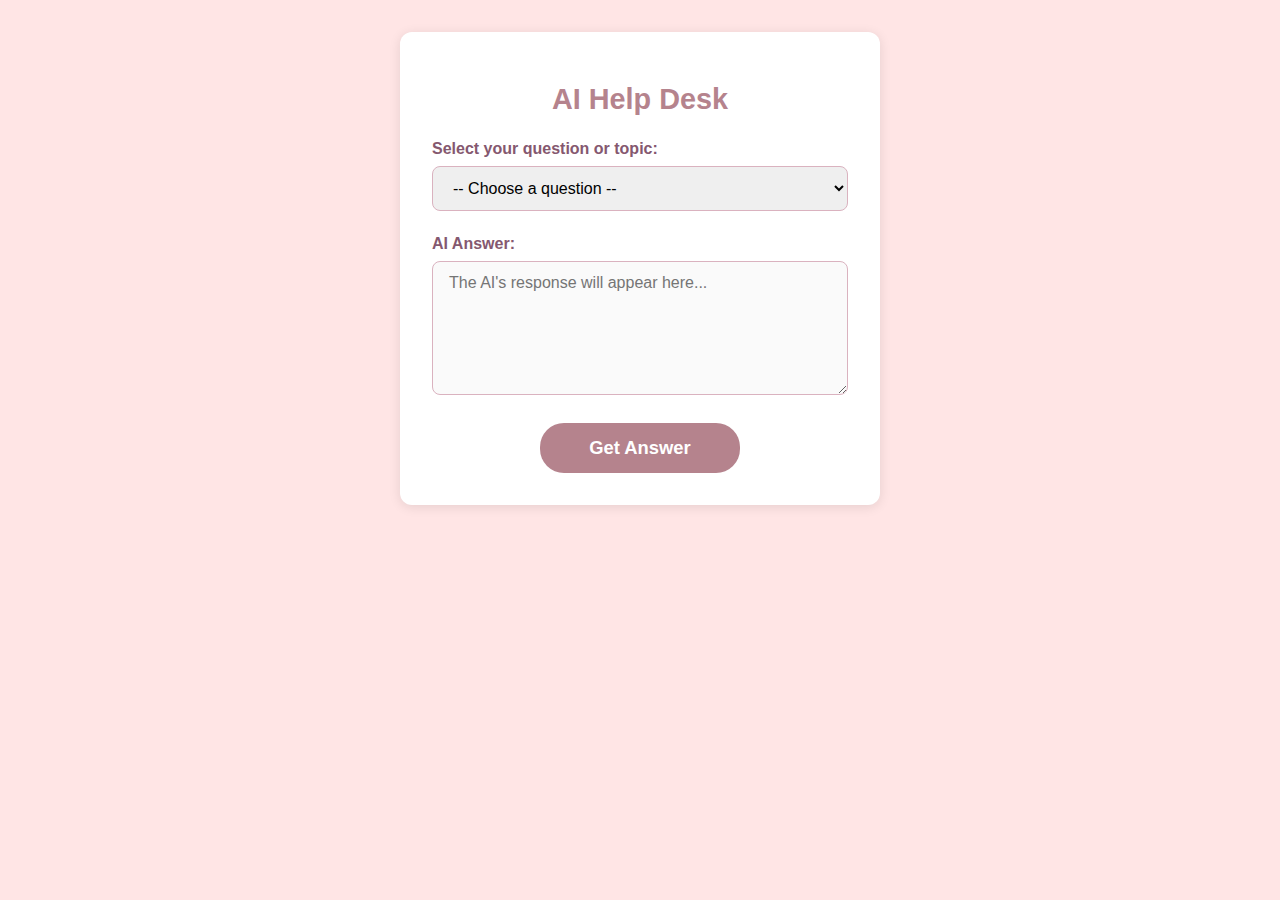
<file: aihelpdesk.html>
<!DOCTYPE html>
<html lang="en">
<head>
    <meta charset="UTF-8" />
    <meta name="viewport" content="width=device-width, initial-scale=1" />
    <title>AI Help Desk</title>
    <style>
        :root {
            --color-primary: #b5838d;
            --color-primary-dark: #85586f;
            --color-background: #ffe5e5;
            --color-border: #dab2bf;
            --font-family: 'Segoe UI', Arial, sans-serif;
        }
        * {
            box-sizing: border-box;
        }
        body {
            margin: 0;
            font-family: var(--font-family);
            background-color: var(--color-background);
            color: var(--color-primary-dark);
            display: flex;
            justify-content: center;
            align-items: flex-start;
            min-height: 100vh;
            padding: 2rem;
        }
        main {
            width: 100%;
            max-width: 480px;
            background: #fff;
            padding: 2rem;
            border-radius: 12px;
            box-shadow: 0 2px 12px rgb(0 0 0 / 0.1);
        }
        h1 {
            color: var(--color-primary);
            text-align: center;
            margin-bottom: 1.5rem;
            font-weight: 700;
            font-size: 1.8rem;
        }
        label {
            display: block;
            font-weight: 600;
            margin-bottom: 0.5rem;
            color: var(--color-primary-dark);
            font-size: 1rem;
        }
        select,
        textarea {
            width: 100%;
            padding: 0.75em 1em;
            font-size: 1rem;
            font-family: inherit;
            border: 1.8px solid var(--color-border);
            border-radius: 8px;
            transition: border-color 0.3s;
            margin-bottom: 1.5rem;
            resize: vertical;
        }
        select:focus,
        textarea:focus {
            border-color: var(--color-primary);
            outline: none;
            box-shadow: 0 0 4px var(--color-primary);
        }
        textarea[readonly] {
            background-color: #fafafa;
            color: #333;
        }
        button {
            background-color: var(--color-primary);
            color: white;
            font-weight: 700;
            border: none;
            padding: 0.75em 1.2em;
            border-radius: 24px;
            font-size: 1.15rem;
            cursor: pointer;
            width: 100%;
            max-width: 200px;
            display: block;
            margin: 0 auto;
            transition: background-color 0.3s ease;
        }
        button:hover,
        button:focus {
            background-color: var(--color-primary-dark);
            outline: none;
        }
        .error-message {
            color: #d9534f;
            font-weight: 600;
            text-align: center;
            margin-bottom: 1rem;
            display: none;
        }
    </style>
</head>
<body>
    <main>
        <h1>AI Help Desk</h1>

        <form id="helpDeskForm" novalidate aria-live="polite">
            <label for="questionSelect">Select your question or topic:</label>
            <select id="questionSelect" required aria-describedby="errorMessage">
                <option value="" disabled selected>-- Choose a question --</option>
                <option value="online harassment">Online Harassment</option>
                <option value="rape threats">Rape Threats</option>
                <option value="online cybercrime">Online Cybercrime</option>
                <option value="mental health resources">Mental Health Resources</option>
                <option value="contact support">Contact Support</option>
                <option value="report suspicious activity">Report Suspicious Activity</option>
            </select>

            <div id="errorMessage" class="error-message" role="alert"></div>

            <label for="answerBox">AI Answer:</label>
            <textarea id="answerBox" readonly placeholder="The AI's response will appear here..." aria-live="polite" rows="6"></textarea>

            <button type="submit" aria-label="Get answer for selected question">Get Answer</button>
        </form>
    </main>

    <script>
        (() => {
            const form = document.getElementById('helpDeskForm');
            const select = document.getElementById('questionSelect');
            const answerBox = document.getElementById('answerBox');
            const errorMessage = document.getElementById('errorMessage');

            const aiAnswers = {
                "online harassment": "Online harassment is unwanted or aggressive behavior via the internet. It is important to report such incidents to the platform administrators and consider blocking the offenders to protect yourself.",
                "rape threats": "If you receive rape threats, immediately contact law enforcement authorities and seek support from trusted organizations specializing in victim support.",
                "online cybercrime": "Cybercrime includes fraud, hacking, and identity theft. Protect yourself by using strong passwords, enabling two-factor authentication, and promptly reporting suspicious activity to appropriate authorities.",
                "mental health resources": "Access mental health support through trusted hotlines, online counseling services, or local professional counseling centers. Remember, seeking help is a sign of strength.",
                "contact support": "For personalized assistance, you can contact our support team directly at support@kosullivan.com.",
                "report suspicious activity": "Report any suspicious activity to your local law enforcement authorities or through our Contact Support channel to ensure safety and timely intervention.",
            };

            // Clear error and answer on input change
            select.addEventListener('change', () => {
                errorMessage.textContent = '';
                errorMessage.style.display = 'none';
                answerBox.value = '';
            });

            form.addEventListener('submit', e => {
                e.preventDefault();
                const question = select.value;
                if (!question) {
                    errorMessage.textContent = 'Please select a valid question.';
                    errorMessage.style.display = 'block';
                    answerBox.value = '';
                    select.focus();
                    return;
                }

                errorMessage.textContent = '';
                errorMessage.style.display = 'none';

                answerBox.value = aiAnswers[question] || "Sorry, no answer is available for that selection.";
            });
        })();
    </script>
</body>
</html>
</file>
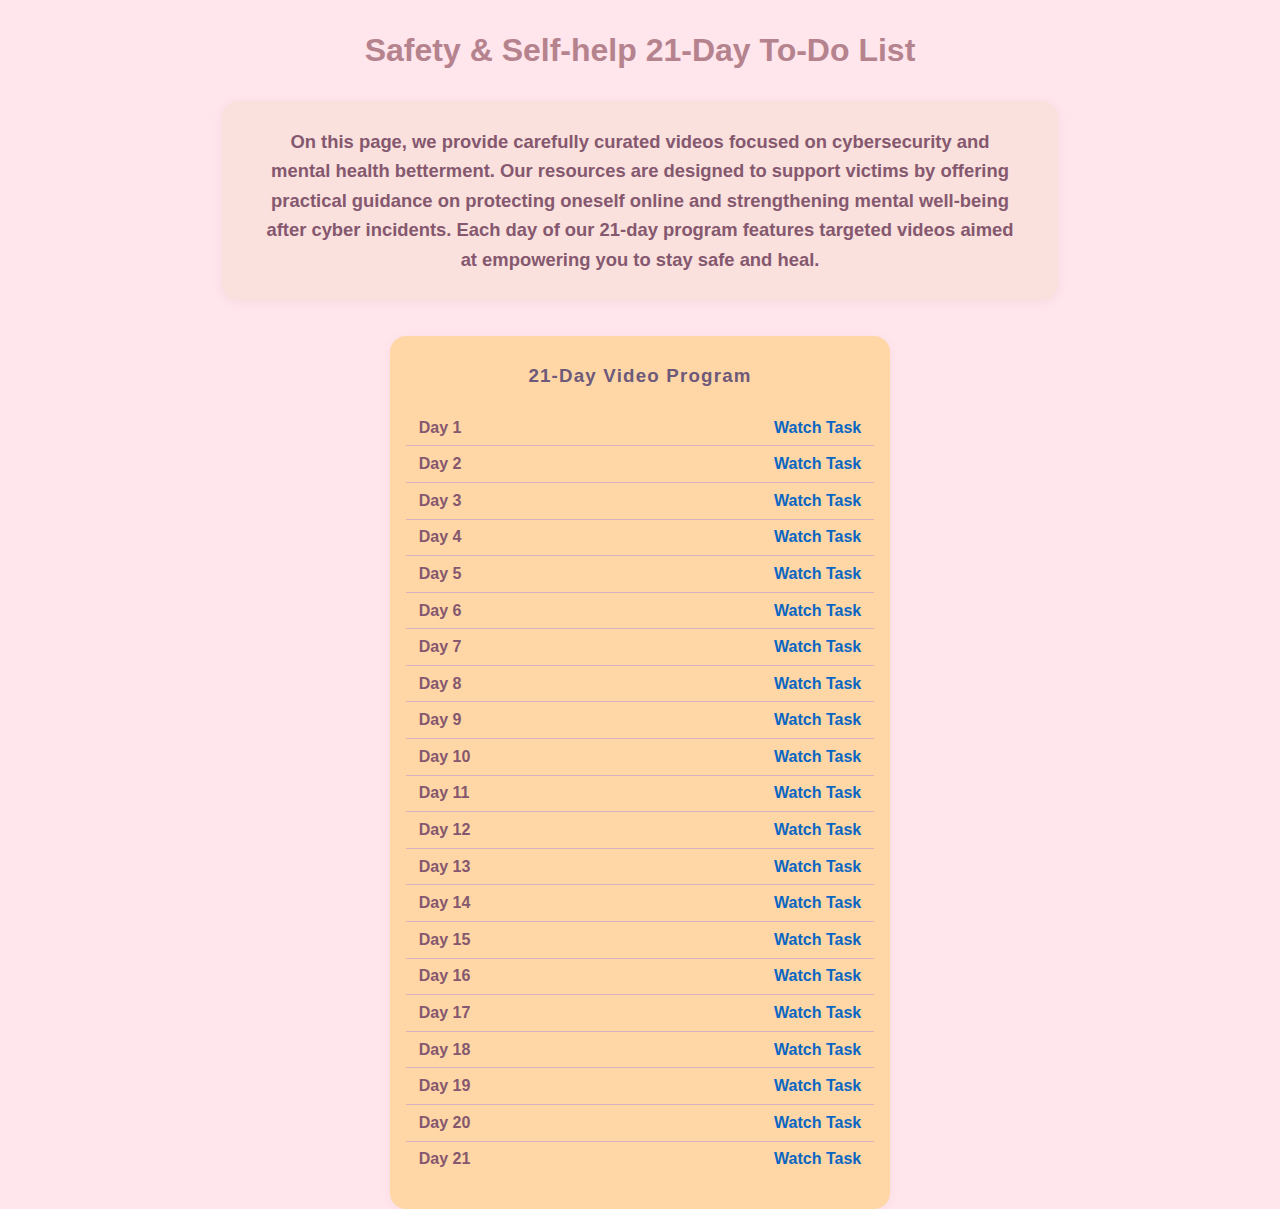
<file: safty.html>
<!DOCTYPE html>
<html lang="en">
<head>
  <meta charset="UTF-8" />
  <meta name="viewport" content="width=device-width, initial-scale=1" />
  <title>Safety & Self-help - 21 Day Tasks</title>
  <link rel="stylesheet" href="style.css" />
  <style>
    body {
      font-family: 'Segoe UI', Arial, sans-serif;
      background: #ffe5ec;
      color: #6d597a;
      padding: 2em;
      max-width: 900px;
      margin: auto;
    }
    h1, h2 {
      color: #b5838d;
      text-align: center;
      margin-bottom: 1em;
    }
      
    .intro-paragraph {
      background: #fae1dd;
      border-radius: 16px;
      padding: 1.4em 2em;
      margin-bottom: 2em;
      color: #85586f;
      font-size: 1.15em;
      line-height: 1.6;
      box-shadow: 0 2px 10px rgba(182, 131, 141, 0.10);
      text-align: center;
      font-weight: 600;
    }
    .calendars {
      display: flex;
      justify-content: center;
      gap: 2em;
    }
    .calendar {
      background: #ffd6a5;
      border-radius: 16px;
      box-shadow: 0 2px 10px rgba(182,131,141,0.08);
      padding: 1.8em 1em 2em;
      flex: 1 1 100%;
      max-width: 500px;
    }
    .calendar h3 {
      text-align: center;
      margin-bottom: 1.2em;
      font-weight: 700;
      letter-spacing: 1.2px;
    }
    .day-list {
      list-style: none;
      padding-left: 0;
      margin: 0;
    }
    .day-item {
      display: flex;
      justify-content: space-between;
      align-items: center;
      padding: 0.55em 0.8em;
      border-bottom: 1px solid #dab2bf;
      font-weight: 600;
      font-size: 1em;
    }
    .day-item:last-child {
      border-bottom: none;
    }
    .day-label {
      color: #85586f;
    }
    .yt-link {
      color: #0a66c2;
      text-decoration: none;
      font-weight: 700;
      transition: color 0.2s;
    }
    .yt-link:hover, .yt-link:focus {
      color: #1558a4;
      outline: none;
      text-decoration: underline;
    }
    @media(max-width: 640px) {
      .calendars {
        flex-direction: column;
        gap: 1.4em;
      }
      .calendar {
        flex: 1 1 100%;
        max-width: 100%;
      }
    }
  </style>
</head>
<body>
  <h1>Safety &amp; Self-help 21-Day To-Do List</h1>
  <p class="intro-paragraph">
    On this page, we provide carefully curated videos focused on cybersecurity and mental health
    betterment. Our resources are designed to support victims by offering practical guidance on
    protecting oneself online and strengthening mental well-being after cyber incidents. Each day
    of our 21-day program features targeted videos aimed at empowering you to stay safe and heal.
  </p>
  <div class="calendars">
    <section class="calendar" aria-labelledby="calendar1-title">
      <h3 id="calendar1-title">21-Day Video Program</h3>
      <ul class="day-list" role="list">
        <!-- JavaScript will insert days here -->
      </ul>
    </section>
  </div>

  <script>
    // Example YouTube links array - replace with your actual links
    const ytLinks = [
      "https://www.youtube.com/watch?v=k7y69lkuEAc",
      "https://www.youtube.com/watch?v=OZaLTqKt4kw",
      "https://www.youtube.com/watch?v=ydTtfMG8MMk",
      "https://www.youtube.com/watch?v=kg6PHg5nCXM",
      "https://www.youtube.com/watch?v=3wahS0l1cb8",
      "https://www.youtube.com/watch?v=3wahS0l1cb8",
      "https://www.youtube.com/watch?v=mY2VpqyYrL0",
      "https://www.youtube.com/watch?v=xNgMH3noo3M",
      "https://www.youtube.com/watch?v=TYVtFYiCiKw",
      "https://www.youtube.com/watch?v=rvQ-_QNuTKY",
      "https://www.youtube.com/watch?v=aBdP8N49NlA",
      "https://www.youtube.com/watch?v=Kpc31WJ6l2M",
      "https://www.youtube.com/watch?v=Y-M9G4jikng",
      "https://www.youtube.com/watch?v=M8CR4MuH_wQ",
      "https://www.youtube.com/watch?v=kg6PHg5nCXM",
      "https://www.youtube.com/watch?v=yB38-ozfDP0",
      "https://www.youtube.com/watch?v=OKed6UShRQE",
      "https://www.youtube.com/watch?v=OKed6UShRQE",
      "https://www.youtube.com/watch?v=aS1VW6h_NW0",
      // ... up to 21 links
    ];

    // Fill empty with placeholder links if fewer than 21
    while (ytLinks.length < 21) ytLinks.push("https://youtu.be/dQw4w9WgXcQ");

    const calendarContainer = document.querySelector('.calendar .day-list');

    function populateCalendar(container, links) {
      for(let i = 0; i < 21; i++){
        const li = document.createElement('li');
        li.className = 'day-item';

        const dayLabel = document.createElement('span');
        dayLabel.className = 'day-label';
        dayLabel.textContent = `Day ${i+1}`;

        const link = document.createElement('a');
        link.className = 'yt-link';
        link.href = links[i];
        link.target = '_blank';
        link.rel = 'noopener noreferrer';
        link.textContent = 'Watch Task';

        li.appendChild(dayLabel);
        li.appendChild(link);
        container.appendChild(li);
      }
    }

    populateCalendar(calendarContainer, ytLinks);
  </script>
</body>
</html>
</file>
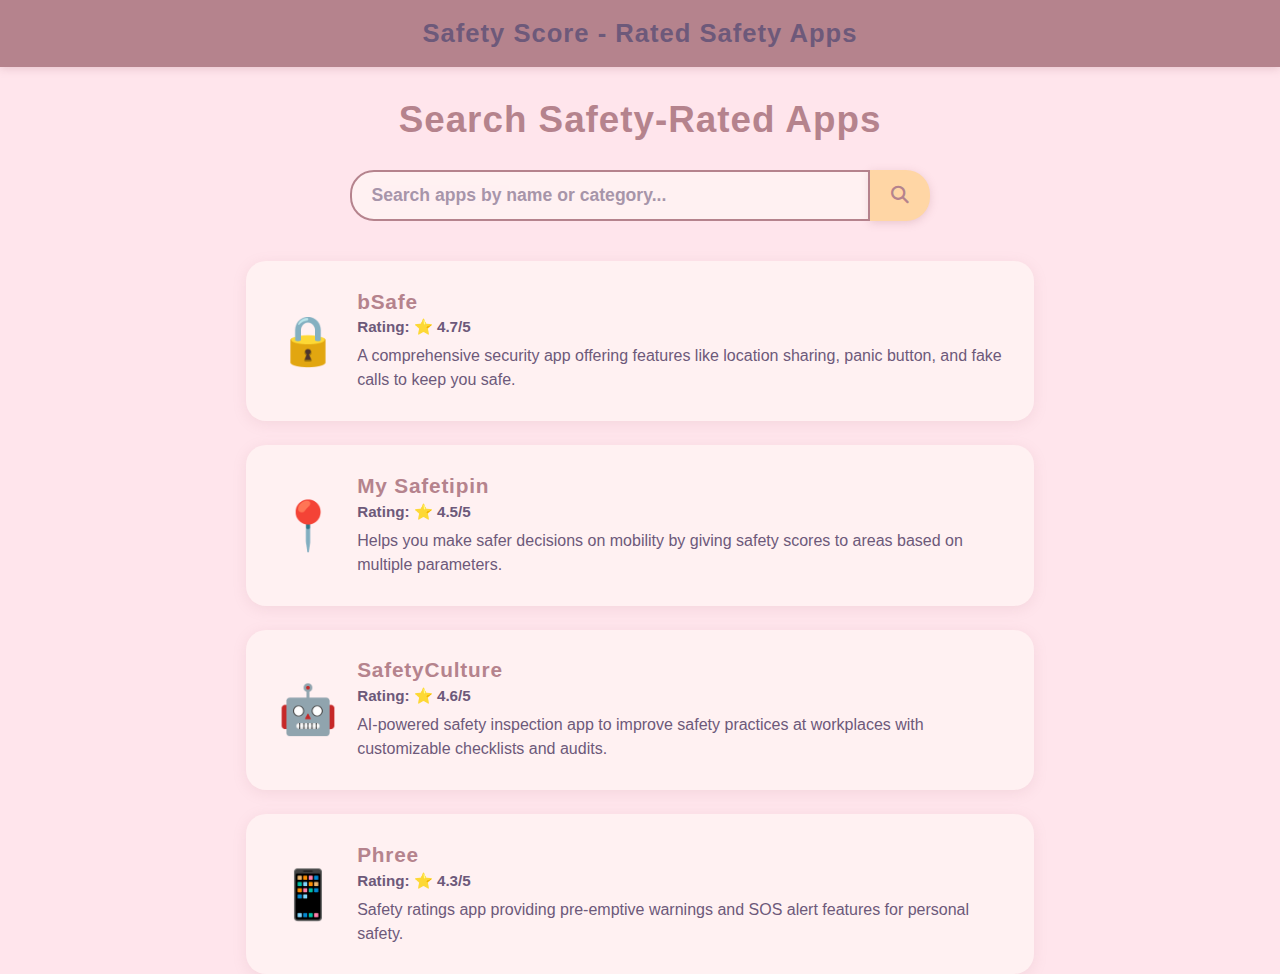
<file: saftyscore.html>
<!DOCTYPE html>
<html lang="en">

<head>
    <meta charset="UTF-8" />
    <meta name="viewport" content="width=device-width, initial-scale=1" />
    <title>Safety Score - Rated Safety Apps</title>
    <link rel="stylesheet" href="style.css" />
    <link rel="stylesheet" href="https://cdnjs.cloudflare.com/ajax/libs/font-awesome/6.4.2/css/all.min.css" />
    <style>
        :root {
            --primary: #b5838d;
            --secondary: #6d597a;
            --bg-main: #ffe5ec;
            --card-bg: #fff1f2;
            --accent: #ffd6a5;
        }

        body {
            font-family: "Segoe UI", Arial, sans-serif;
            color: var(--secondary);
            background-color: var(--bg-main);
            margin: 0;
            padding: 0;
            min-height: 100vh;
        }

        header {
            background-color: var(--primary);
            color: var(--secondary);
            text-align: center;
            padding: 1.2rem 0;
            font-size: 1.6rem;
            font-weight: 700;
            letter-spacing: 1px;
            box-shadow: 0 2px 8px rgba(181, 130, 141, 0.3);
        }

        main {
            max-width: 820px;
            margin: 2rem auto;
            padding: 0 1rem;
        }

        h1 {
            color: var(--primary);
            text-align: center;
            font-weight: 800;
            font-size: 2.3rem;
            margin-bottom: 1.8rem;
            letter-spacing: 1px;
        }

        .search-bar {
            display: flex;
            justify-content: center;
            margin-bottom: 2.5rem;
        }

        .search-bar input[type="search"] {
            width: 100%;
            max-width: 520px;
            padding: 0.8rem 1.2rem;
            font-size: 1.1rem;
            border: 2.5px solid var(--primary);
            border-radius: 24px 0 0 24px;
            outline: none;
            color: var(--secondary);
            background-color: var(--card-bg);
            font-weight: 600;
        }

        .search-bar input[type="search"]::placeholder {
            color: var(--secondary);
            opacity: 0.6;
        }

        .search-bar button {
            background-color: var(--accent);
            border: none;
            padding: 0 1.3rem;
            cursor: pointer;
            border-radius: 0 24px 24px 0;
            font-size: 1.1rem;
            color: var(--primary);
            font-weight: 700;
            box-shadow: 0 2px 8px rgba(181, 130, 141, 0.3);
            transition: background-color 0.3s ease, color 0.3s ease;
        }

        .search-bar button:hover,
        .search-bar button:focus {
            background-color: var(--primary);
            color: #fff;
            outline: none;
        }

        ul.app-list {
            list-style: none;
            padding: 0;
            margin: 0;
        }

        li.app-item {
            background-color: var(--card-bg);
            border-radius: 20px;
            box-shadow: 0 3px 14px rgba(181, 130, 141, 0.15);
            display: flex;
            align-items: center;
            gap: 1.2rem;
            padding: 1.8rem 2rem;
            margin-bottom: 1.5rem;
            transition: transform 0.25s ease, box-shadow 0.25s ease;
        }

        li.app-item:hover,
        li.app-item:focus-within {
            transform: translateY(-5px) scale(1.02);
            box-shadow: 0 9px 28px rgba(181, 130, 141, 0.35);
            outline: none;
        }

        .app-icon {
            font-size: 3rem;
            color: var(--primary);
            flex-shrink: 0;
        }

        .app-details h2 {
            font-size: 1.3rem;
            margin: 0 0 0.3rem;
            color: var(--primary);
            font-weight: 700;
            letter-spacing: 0.8px;
        }

        .app-rating {
            font-weight: 700;
            color: var(--secondary);
            margin-bottom: 0.5rem;
            font-size: 0.95rem;
        }

        .app-description {
            color: var(--secondary);
            font-size: 1rem;
            line-height: 1.5;
            margin: 0;
        }

        #no-results {
            text-align: center;
            color: var(--secondary);
            font-size: 1.2rem;
            padding: 2rem;
            border: 2px dashed var(--primary);
            border-radius: 20px;
        }
    </style>
</head>

<body>
    <header>Safety Score - Rated Safety Apps</header>
    <main>
        <h1>Search Safety-Rated Apps</h1>
        <form class="search-bar" role="search" aria-label="Search Safety Rated Apps" onsubmit="return false;">
            <input type="search" id="appSearch" name="appSearch" placeholder="Search apps by name or category..."
                aria-label="Search apps by name or category" />
            <button type="button" aria-label="Search apps" onclick="filterApps()">
                <i class="fas fa-search"></i>
            </button>
        </form>
        <ul class="app-list" id="appList" aria-live="polite">
            </ul>
    </main>
    <script>
        const appData = [
            {
                name: "bSafe",
                rating: "4.7/5",
                description: "A comprehensive security app offering features like location sharing, panic button, and fake calls to keep you safe.",
                icon: "🔒"
            },
            {
                name: "My Safetipin",
                rating: "4.5/5",
                description: "Helps you make safer decisions on mobility by giving safety scores to areas based on multiple parameters.",
                icon: "📍"
            },
            {
                name: "SafetyCulture",
                rating: "4.6/5",
                description: "AI-powered safety inspection app to improve safety practices at workplaces with customizable checklists and audits.",
                icon: "🤖"
            },
            {
                name: "Phree",
                rating: "4.3/5",
                description: "Safety ratings app providing pre-emptive warnings and SOS alert features for personal safety.",
                icon: "📱"
            }
        ];

        const appList = document.getElementById("appList");
        const searchInput = document.getElementById("appSearch");

        // Function to create an individual app list item
        function createAppItem(app) {
            const li = document.createElement("li");
            li.className = "app-item";
            li.innerHTML = `
                <span class="app-icon" aria-hidden="true">${app.icon}</span>
                <div class="app-details">
                    <h2>${app.name}</h2>
                    <div class="app-rating">Rating: ⭐ ${app.rating}</div>
                    <p class="app-description">${app.description}</p>
                </div>
            `;
            return li;
        }

        // Function to render all apps or filtered apps
        function renderApps(appsToRender) {
            appList.innerHTML = ""; // Clear existing list
            if (appsToRender.length === 0) {
                appList.innerHTML = '<div id="no-results">No apps found. Try a different search! 🔎</div>';
                return;
            }
            appsToRender.forEach(app => {
                appList.appendChild(createAppItem(app));
            });
        }

        // Filter function with dynamic rendering
        function filterApps() {
            const filter = searchInput.value.toLowerCase();
            const filteredApps = appData.filter(app => {
                return app.name.toLowerCase().includes(filter) || app.description.toLowerCase().includes(filter);
            });
            renderApps(filteredApps);
        }

        // Initial render of all apps
        document.addEventListener("DOMContentLoaded", () => {
            renderApps(appData);
        });

        // Event listeners for search input
        searchInput.addEventListener("keyup", filterApps);
        document.querySelector(".search-bar button").addEventListener("click", filterApps);
    </script>
</body>
</html>
</file>
<file: style.css>
:root {
  --primary: #b5838d;
  --secondary: #6d597a;
  --accent: #ffd6a5;
  --bg-main: #ffe5ec;
  --hero-bg: #fae1dd;
  --card-bg: #fff1f2;
  --overlay: rgba(247, 202, 208, 0.72);
}

*,
*::before,
*::after {
  box-sizing: border-box;
  margin: 0;
  padding: 0;
}

body,
html {
  height: 100%;
  font-family: "Segoe UI", Arial, sans-serif;
  color: var(--secondary);
  background: var(--bg-main);
}

/* Navigation Bar */
.navbar {
  display: flex;
  justify-content: space-between;
  align-items: center;
  background: var(--primary);
  padding: 1em 2em;
  position: sticky;
  top: 0;
  z-index: 100;
  box-shadow: 0 2px 8px rgba(182, 131, 141, 0.07);
}

.logo {
  font-size: 1.45em;
  font-weight: bold;
  color: var(--secondary);
  letter-spacing: 2px;
}

.nav-links {
  list-style: none;
  display: flex;
  gap: 2em;
}
.nav-links li {
  position: relative;
}
.nav-links a {
  color: var(--secondary);
  text-decoration: none;
  font-size: 1em;
  letter-spacing: 1px;
  padding-bottom: 2px;
  transition: color 0.2s, border-bottom 0.2s;
}
.nav-links a:hover,
.nav-links a:focus {
  color: var(--accent);
  border-bottom: 2px solid var(--accent);
}

.sign-in-btn {
  padding: 0.6em 1.5em;
  background: var(--hero-bg);
  color: var(--primary);
  border: none;
  border-radius: 24px;
  font-size: 1em;
  font-weight: 600;
  margin-left: 2em;
  cursor: pointer;
  box-shadow: 0 2px 8px rgba(182, 131, 141, 0.09);
  transition: background 0.3s, color 0.3s, transform 0.2s;
}
.sign-in-btn:hover {
  background: var(--accent);
  color: var(--secondary);
  transform: translateY(-2px) scale(1.04);
}

/* Hero Section */
.hero {
  position: relative;
  width: 100%;
  height: 75vh;
  background: url("https://botpopuli.net/wp-content/uploads/2021/03/cyber-safe-girl-vaishno.png")
    center/cover no-repeat;
  display: flex;
  align-items: center;
  justify-content: center;
  min-height: 350px;
}
.hero-overlay {
  position: absolute;
  width: 100%;
  height: 100%;
  top: 0;
  left: 0;
  background: var(--overlay);
  z-index: 1;
}
.hero-content {
  position: relative;
  z-index: 2;
  text-align: center;
  max-width: 550px;
  margin: 0 auto;
  padding: 2em;
  color: var(--secondary);
  background: rgba(255, 255, 255, 0.08);
  border-radius: 18px;
  box-shadow: 0 4px 28px rgba(182, 131, 141, 0.08);
}
.hero-content h1 {
  font-size: 2.5em;
  margin-bottom: 0.45em;
  font-weight: 700;
  letter-spacing: 1px;
  color: var(--primary);
}
.hero-content p {
  font-size: 1.13em;
  margin-bottom: 1.3em;
  line-height: 1.62;
  color: var(--secondary);
}
.hero-btn {
  padding: 0.85em 2.1em;
  background: var(--accent);
  color: var(--primary);
  font-weight: bold;
  border-radius: 24px;
  text-decoration: none;
  font-size: 1.07em;
  box-shadow: 0 2px 8px rgba(182, 131, 141, 0.11);
  transition: background 0.2s, color 0.2s;
  border: none;
  cursor: pointer;
}
.hero-btn:hover,
.hero-btn:focus {
  background: var(--primary);
  color: #fff;
  outline: none;
}

/* Features Section */
.features {
  background: var(--hero-bg);
  text-align: center;
  padding: 3em 0;
}
.features h2 {
  color: var(--primary);
  font-size: 2em;
  margin-bottom: 1.2em;
  font-weight: 700;
  letter-spacing: 1px;
}
.feature-list {
  display: grid;
  grid-template-columns: repeat(auto-fit, minmax(225px, 1fr));
  gap: 2em;
  max-width: 900px;
  margin: 0 auto;
  padding: 0 2em;
}
.feature-item {
  background: var(--accent);
  border-radius: 16px;
  box-shadow: 0 2px 10px rgba(182, 131, 141, 0.08);
  padding: 2em 1em;
  transition: transform 0.2s, box-shadow 0.2s;
  display: flex;
  flex-direction: column;
  align-items: center;
  min-height: 220px;
}
.feature-item:hover,
.feature-item:focus-within {
  transform: translateY(-4px) scale(1.04);
  box-shadow: 0 5px 16px rgba(182, 131, 141, 0.14);
}
.feature-icon {
  font-size: 2.25em;
  margin-bottom: 0.85em;
  color: var(--primary);
}
.feature-item h3 {
  font-size: 1.19em;
  margin-bottom: 0.68em;
  color: var(--secondary);
  font-weight: 600;
  letter-spacing: 1px;
}
.feature-item p {
  color: var(--secondary);
  font-size: 1em;
  line-height: 1.52;
}

/* Meet the Team Section */
.team {
  background: var(--card-bg);
  padding: 4em 0 3.2em 0;
  text-align: center;
}
.team h2 {
  color: var(--primary);
  font-size: 2.15em;
  font-weight: 800;
  margin-bottom: 0.4em;
  letter-spacing: 1px;
}
.team-name {
  color: var(--secondary);
  font-size: 1.25em;
  font-weight: 600;
  margin-bottom: 2em;
}
.team-list {
  display: grid;
  grid-template-columns: repeat(auto-fit, minmax(220px, 1fr));
  gap: 2.3em;
  max-width: 900px;
  margin: 0 auto;
  padding: 0 2em;
}
.team-card {
  background: var(--bg-main);
  border-radius: 20px;
  box-shadow: 0 2px 12px rgba(182, 131, 141, 0.11);
  padding: 2em 1em 1em 1em;
  display: flex;
  flex-direction: column;
  align-items: center;
  transition: box-shadow 0.25s, transform 0.23s;
}
.team-card:hover,
.team-card:focus-within {
  box-shadow: 0 7px 28px rgba(182, 131, 141, 0.21);
  transform: translateY(-7px) scale(1.05);
}
.team-photo {
  width: 120px;
  height: 120px;
  border-radius: 50%;
  object-fit: cover;
  margin-bottom: 1.18em;
  border: 5px solid var(--accent);
  background: #fafafa;
}
.team-info {
  display: flex;
  flex-direction: column;
  align-items: center;
}
.member-name {
  color: var(--primary);
  font-size: 1.13em;
  font-weight: 700;
  margin-bottom: 0.32em;
}
.member-role {
  color: var(--secondary);
  font-size: 1em;
  margin-bottom: 0.85em;
}
.linkedin-link {
  color: #0a66c2;
  font-size: 1.5em;
  transition: color 0.2s, transform 0.18s;
  display: inline-block;
}
.linkedin-link:hover,
.linkedin-link:focus {
  color: #1558a4;
  transform: scale(1.12);
  outline: none;
}

/* Footer */
.footer {
  background: var(--primary);
  padding: 1.8em 0;
  color: #fff;
  font-size: 1em;
  margin-top: 0;
}
.footer-row {
  display: flex;
  flex-direction: row;
  justify-content: center;
  align-items: center;
  gap: 5em;
  max-width: 1100px;
  margin: 0 auto;
  flex-wrap: wrap;
  text-align: center;
}
.footer-logo-name {
  display: flex;
  align-items: center;
  gap: 1em;
}
.footer-logo {
  width: 42px;
  height: 42px;
  border-radius: 8px;
  object-fit: contain;
  background: #fff;
  box-shadow: 0 2px 6px rgba(182, 131, 141, 0.12);
}
.footer-site-name {
  font-size: 1.25em;
  font-weight: bold;
  color: #fff;
  letter-spacing: 1.5px;
}

.footer-links,
.footer-emails {
  display: flex;
  flex-direction: row;
  gap: 2em;
}
.footer-link,
.footer-email {
  color: #fff;
  text-decoration: none;
  font-weight: 600;
  font-size: 1em;
  transition: color 0.2s;
}
.footer-link:hover,
.footer-link:focus,
.footer-email:hover,
.footer-email:focus {
  color: var(--accent);
}

/* Modal styles */
.modal {
  position: fixed;
  top: 0;
  left: 0;
  width: 100vw;
  height: 100vh;
  background: rgba(0, 0, 0, 0.6);
  display: none;
  align-items: center;
  justify-content: center;
  z-index: 9999;
}

.modal[aria-hidden="false"] {
  display: flex;
}

.modal-content {
  background: #fff;
  border-radius: 12px;
  padding: 2.5em 3em;
  max-width: 400px;
  width: 90%;
  box-shadow: 0 10px 30px rgba(0, 0, 0, 0.2);
  position: relative;
  color: #6d597a;
  font-family: "Segoe UI", Arial, sans-serif;
}

.close-btn {
  position: absolute;
  top: 1em;
  right: 1.3em;
  background: transparent;
  border: none;
  font-size: 2rem;
  color: #b5838d;
  cursor: pointer;
  transition: color 0.2s;
}

.close-btn:hover,
.close-btn:focus {
  color: #85586f;
  outline: none;
}

.modal-content h2 {
  margin-bottom: 1.5em;
  color: #b5838d;
  font-weight: 700;
  text-align: center;
}

.modal-content label {
  display: block;
  margin-bottom: 0.3em;
  font-weight: 600;
}

.modal-content input {
  width: 100%;
  padding: 0.6em 0.8em;
  margin-bottom: 1.4em;
  border: 1.8px solid #dab2bf;
  border-radius: 8px;
  font-size: 1em;
  font-family: inherit;
  transition: border-color 0.3s;
}

.modal-content input:focus {
  border-color: #b5838d;
  outline: none;
}

.submit-btn {
  width: 100%;
  background: #b5838d;
  color: #fff;
  font-weight: 700;
  border: none;
  padding: 0.75em 0;
  border-radius: 24px;
  font-size: 1.1em;
  cursor: pointer;
  transition: background 0.3s;
}

.submit-btn:hover,
.submit-btn:focus {
  background: #85586f;
  outline: none;
}

/* Responsive */
@media (max-width: 1000px) {
  .footer-row {
    gap: 2em;
    padding: 0 1em;
  }
}

@media (max-width: 768px) {
  .navbar {
    flex-direction: column;
    gap: 0.6em;
  }
  .nav-links {
    gap: 1em;
  }
  .hero {
    height: 55vh;
    min-height: 250px;
  }
  .hero-content h1 {
    font-size: 2em;
  }
  .feature-list,
  .team-list {
    grid-template-columns: 1fr;
    padding: 0 1.1em;
    gap: 1.38em;
  }
  .footer-row {
    flex-direction: column;
    gap: 1.3em;
  }
  .footer-logo-name {
    justify-content: center;
  }
  .footer-links,
  .footer-emails {
    flex-direction: row;
    gap: 1.2em;
    justify-content: center;
  }
}

@media (max-width: 500px) {
  .logo {
    font-size: 1em;
  }
  .hero-content h1 {
    font-size: 1.35em;
  }
  .footer-row {
    flex-direction: column;
    gap: 1em;
  }
  .footer-logo-name {
    justify-content: center;
  }
  .footer-links,
  .footer-emails {
    flex-direction: column;
    gap: 0.7em;
    align-items: center;
  }
}
</file>
